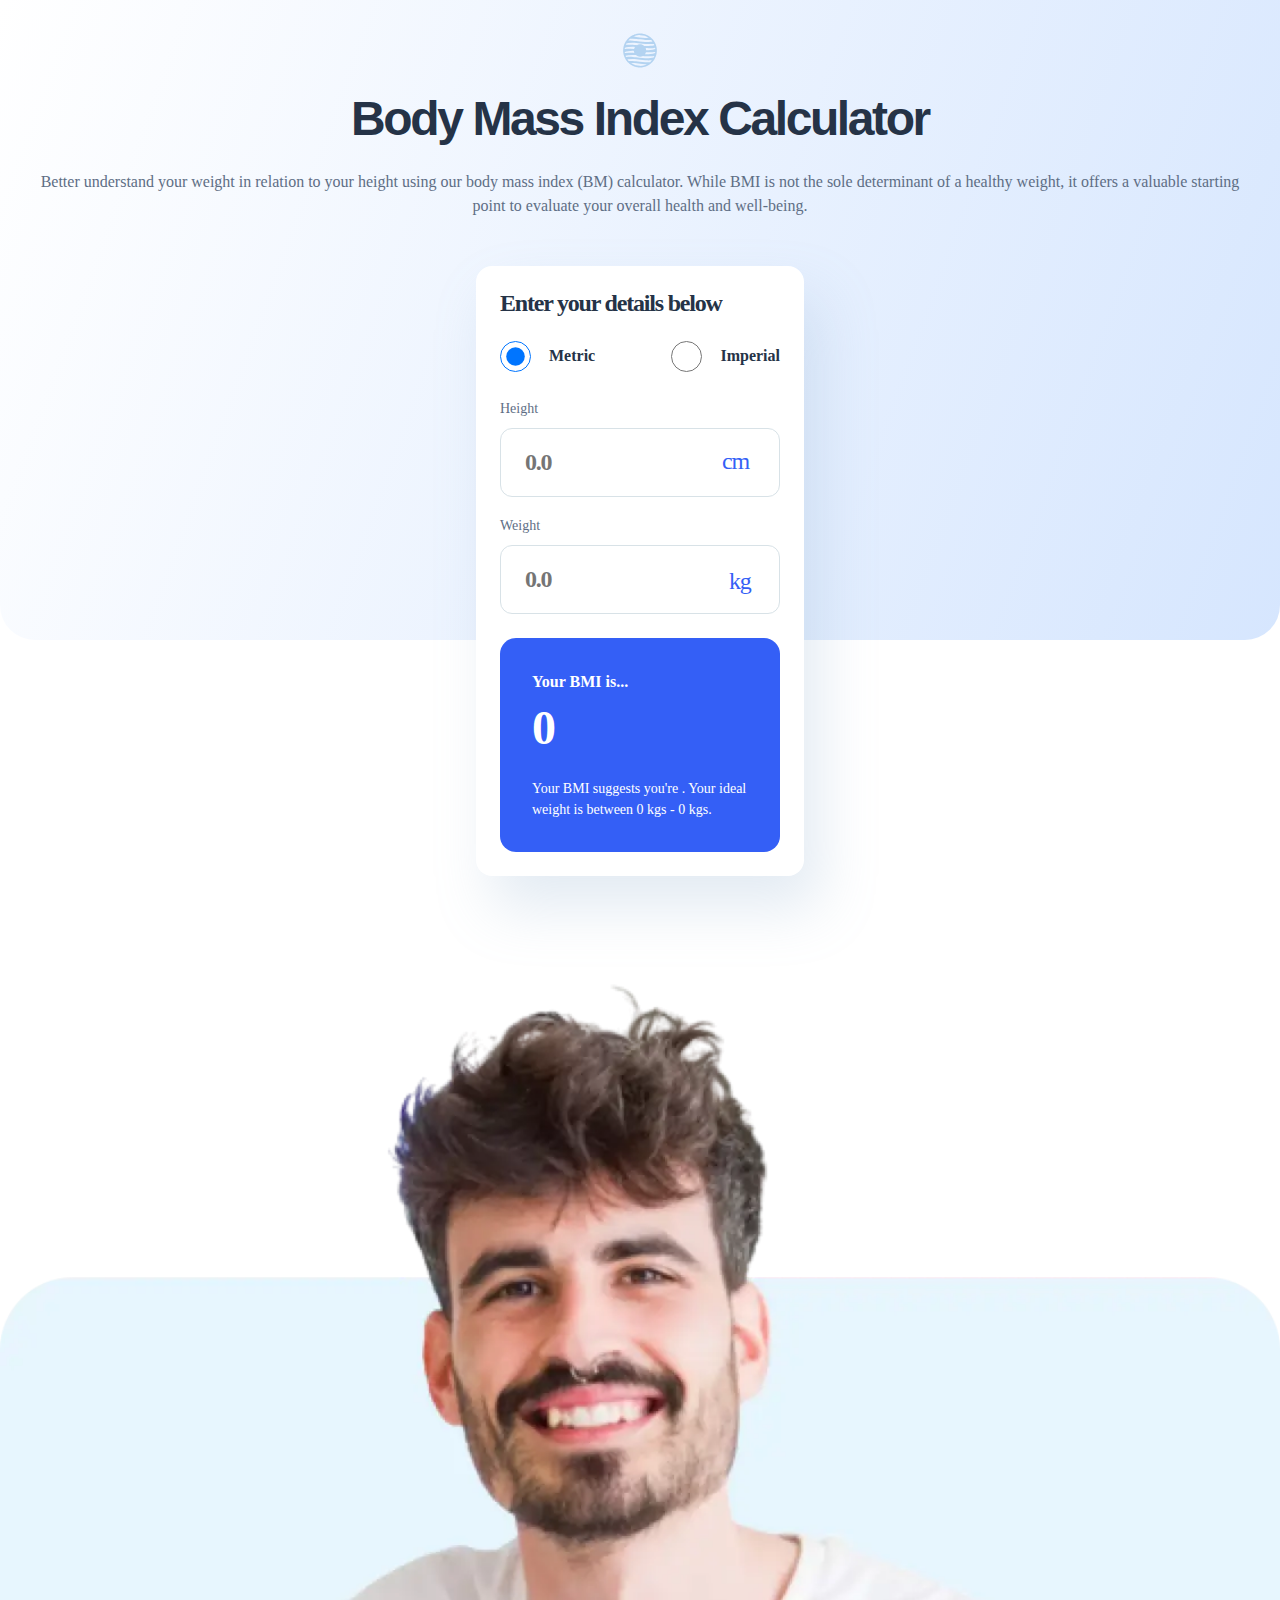
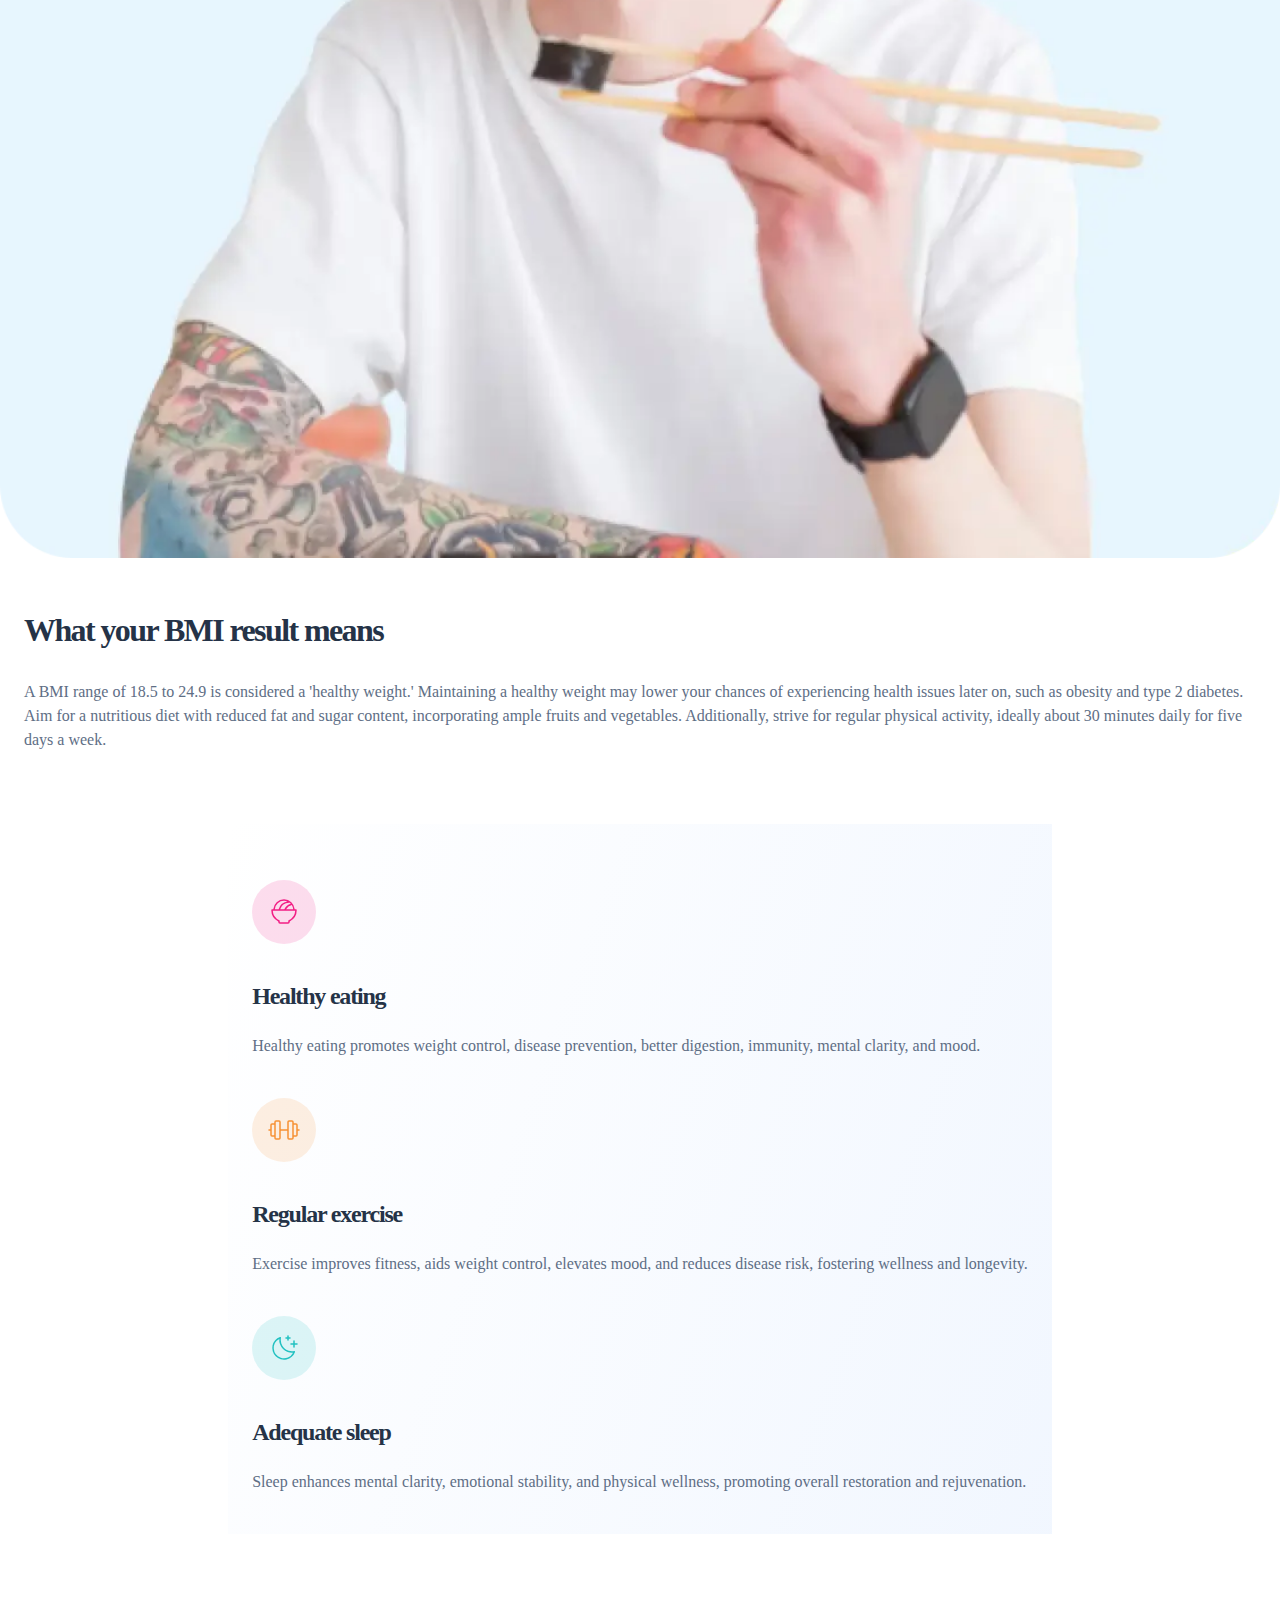
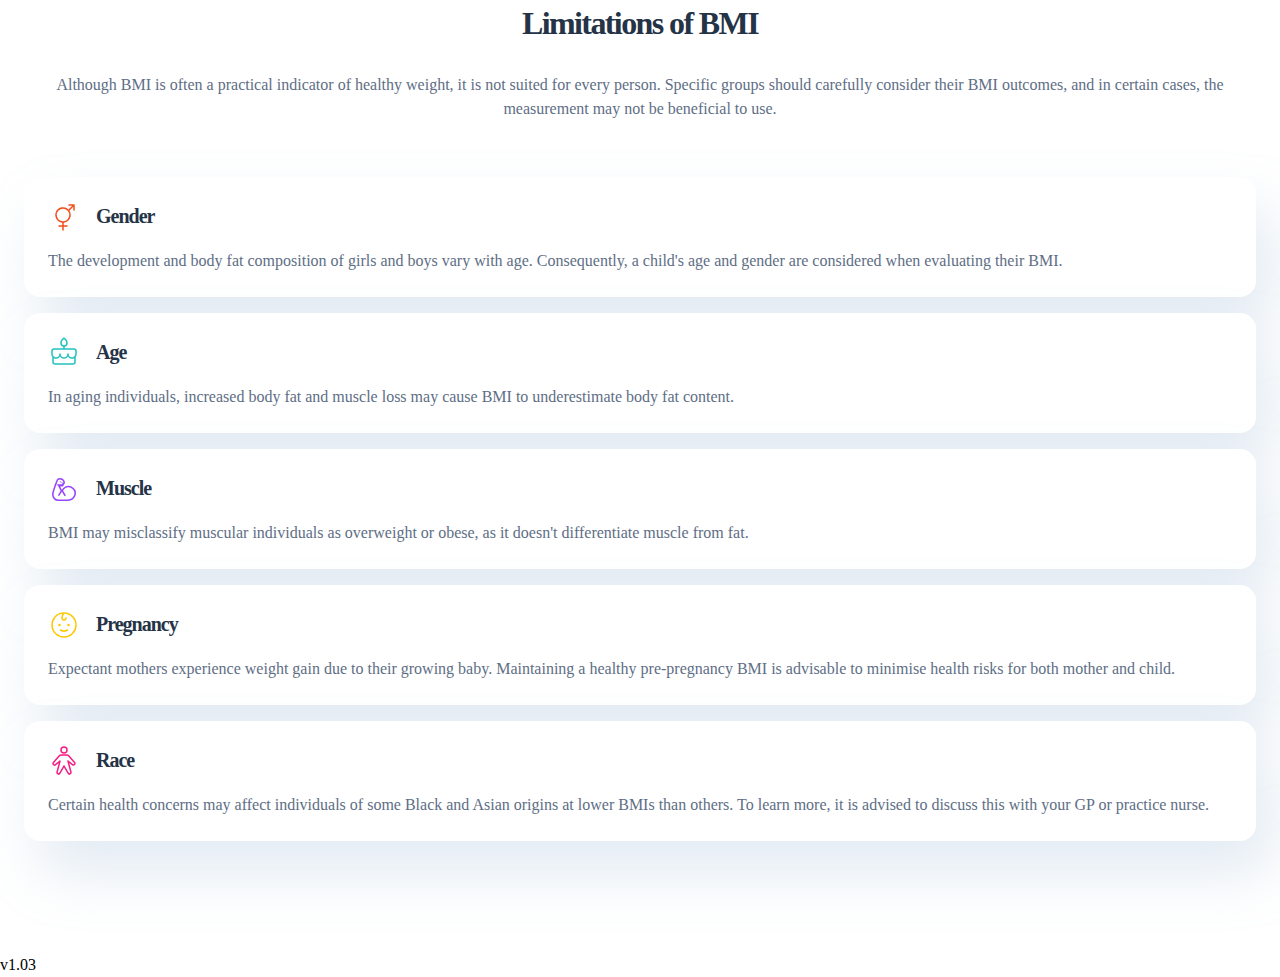
<file: index.html>
<!DOCTYPE html>
<html lang="en">
  <head>
    <meta charset="UTF-8" />
    <meta name="viewport" content="width=device-width, initial-scale=1.0" />

    <link
      rel="icon"
      type="image/png"
      sizes="32x32"
      href="./assets/images/favicon-32x32.png"
    />
    <link rel="stylesheet" href="./mobile.css" />

    <title>Frontend Mentor | Body Mass Index Calculator</title>
  </head>

  <body>
    <main>
      <div class="absolute-position-background-first"></div>
      <div class="app-content">
        <figure class="logo-image-container">
          <img src="./assets/images/logo.svg" alt="" />
        </figure>
        <div class="app-introduction">
          <h1 class="app-title">Body Mass Index Calculator</h1>
          <p class="app-introduction-text">
            Better understand your weight in relation to your height using our
            body mass index (BM) calculator. While BMI is not the sole
            determinant of a healthy weight, it offers a valuable starting point
            to evaluate your overall health and well-being.
          </p>
        </div>
        <div class="calculator">
          <h3>Enter your details below</h3>
          <!-- MEASUREMENT SYSTEM SELECTORS -->
          <div class="calculator-measurement-system-options">
            <div class="metric-system">
              <input
                class="calculator-metric-input radio-input"
                type="radio"
                name="system-selector"
                id="metric"
                checked
              />
              <label class="calculator-metric-label" for="metric">Metric</label>
            </div>
            <div class="imperial-system">
              <input
                class="calculator-imperial-input radio-input"
                type="radio"
                name="system-selector"
                id="Imperial"
              />
              <label class="calculator-imperial-label" for="imperial"
                >Imperial</label
              >
            </div>
          </div>
          <div class="calculator-data-inputs">
            <!-- HEIGHT INPUT -->
            <label for="height">Height</label>
            <input
              class="calculator-height-input-metric"
              type="number"
              name=""
              id="height"
              placeholder="0.0"
            />
            <p class="cm">cm</p>
            <p class="ft">ft</p>
            <p class="in">in</p>
            <div class="calculator-input-imperial-container">
              <input
                class="calculator-height-input-imperial-ft"
                type="number"
                placeholder="0.0"
              />
              <input
                class="calculator-height-input-imperial-in"
                type="number"
                placeholder="0.0"
              />
            </div>
            <!-- WEIGHT INPUT -->
            <label for="weight">Weight</label>
            <input
              class="calculator-weight-input-metric"
              type="number"
              name=""
              id="weight"
              placeholder="0.0"
            />
            <p class="kg">kg</p>
            <p class="st">st</p>
            <p class="lbs">lbs</p>
            <div class="calculator-input-imperial-container">
              <input
                class="calculator-weight-input-imperial-st"
                type="number"
                placeholder="0.0"
              />
              <input
                class="calculator-weight-input-imperial-lbs"
                type="number"
                placeholder="0.0"
              />
            </div>
          </div>
          <div class="calculator-result-container">
            <h5 class="calculator-result-title">Your BMI is...</h5>
            <p class="calculator-result">0</p>
            <p class="calculator-result-text">
              Your BMI suggests you're <span class="health-status"></span>. Your
              ideal weight is between <span class="first-in-range">0</span> kgs
              - <span class="last-in-range">0</span> kgs.
            </p>
          </div>
        </div>
        <figure class="man-eating-image">
          <img
            src="./assets/images/image-man-eating.webp"
            alt="young man eating sushi"
          />
        </figure>
        <div class="result-explanation-container">
          <h2 class="result-explanation-title">What your BMI result means</h2>
          <p class="result-explanation">
            A BMI range of 18.5 to 24.9 is considered a 'healthy weight.'
            Maintaining a healthy weight may lower your chances of experiencing
            health issues later on, such as obesity and type 2 diabetes. Aim for
            a nutritious diet with reduced fat and sugar content, incorporating
            ample fruits and vegetables. Additionally, strive for regular
            physical activity, ideally about 30 minutes daily for five days a
            week.
          </p>
        </div>
        <div class="tips-container">
          <div class="first-tip">
            <img src="./assets/images/icon-eating.svg" alt="" />
            <h3>Healthy eating</h3>
            <p>
              Healthy eating promotes weight control, disease prevention, better
              digestion, immunity, mental clarity, and mood.
            </p>
          </div>
          <div class="second-tip">
            <img src="./assets/images/icon-exercise.svg" alt="" />
            <h3>Regular exercise</h3>
            <p>
              Exercise improves fitness, aids weight control, elevates mood, and
              reduces disease risk, fostering wellness and longevity.
            </p>
          </div>
          <div class="third-tip">
            <img src="./assets/images/icon-sleep.svg" alt="" />
            <h3>Adequate sleep</h3>
            <p>
              Sleep enhances mental clarity, emotional stability, and physical
              wellness, promoting overall restoration and rejuvenation.
            </p>
          </div>
        </div>
        <div class="group-limitations-container">
          <div class="group-limitations-intro">
            <h2>Limitations of BMI</h2>
            <p>
              Although BMI is often a practical indicator of healthy weight, it
              is not suited for every person. Specific groups should carefully
              consider their BMI outcomes, and in certain cases, the measurement
              may not be beneficial to use.
            </p>
          </div>
          <div class="group-limitations">
            <div class="group-limitations-title-container">
              <img src="./assets/images/icon-gender.svg" alt="" />
              <h4>Gender</h4>
            </div>
            <p>
              The development and body fat composition of girls and boys vary
              with age. Consequently, a child's age and gender are considered
              when evaluating their BMI.
            </p>
          </div>
          <div class="group-limitations">
            <div class="group-limitations-title-container">
              <img src="./assets/images/icon-age.svg" alt="" />
              <h4>Age</h4>
            </div>
            <p>
              In aging individuals, increased body fat and muscle loss may cause
              BMI to underestimate body fat content.
            </p>
          </div>
          <div class="group-limitations">
            <div class="group-limitations-title-container">
              <img src="./assets/images/icon-muscle.svg" alt="" />
              <h4>Muscle</h4>
            </div>
            <p>
              BMI may misclassify muscular individuals as overweight or obese,
              as it doesn't differentiate muscle from fat.
            </p>
          </div>
          <div class="group-limitations">
            <div class="group-limitations-title-container">
              <img src="./assets/images/icon-pregnancy.svg" alt="" />
              <h4>Pregnancy</h4>
            </div>
            <p>
              Expectant mothers experience weight gain due to their growing
              baby. Maintaining a healthy pre-pregnancy BMI is advisable to
              minimise health risks for both mother and child.
            </p>
          </div>
          <div class="group-limitations">
            <div class="group-limitations-title-container">
              <img src="./assets/images/icon-race.svg" alt="" />
              <h4>Race</h4>
            </div>
            <p>
              Certain health concerns may affect individuals of some Black and
              Asian origins at lower BMIs than others. To learn more, it is
              advised to discuss this with your GP or practice nurse.
            </p>
          </div>
        </div>
      </div>
    </main>
    <p>v1.03</p>
    <script src="./scripts.js"></script>
  </body>
</html>
</file>
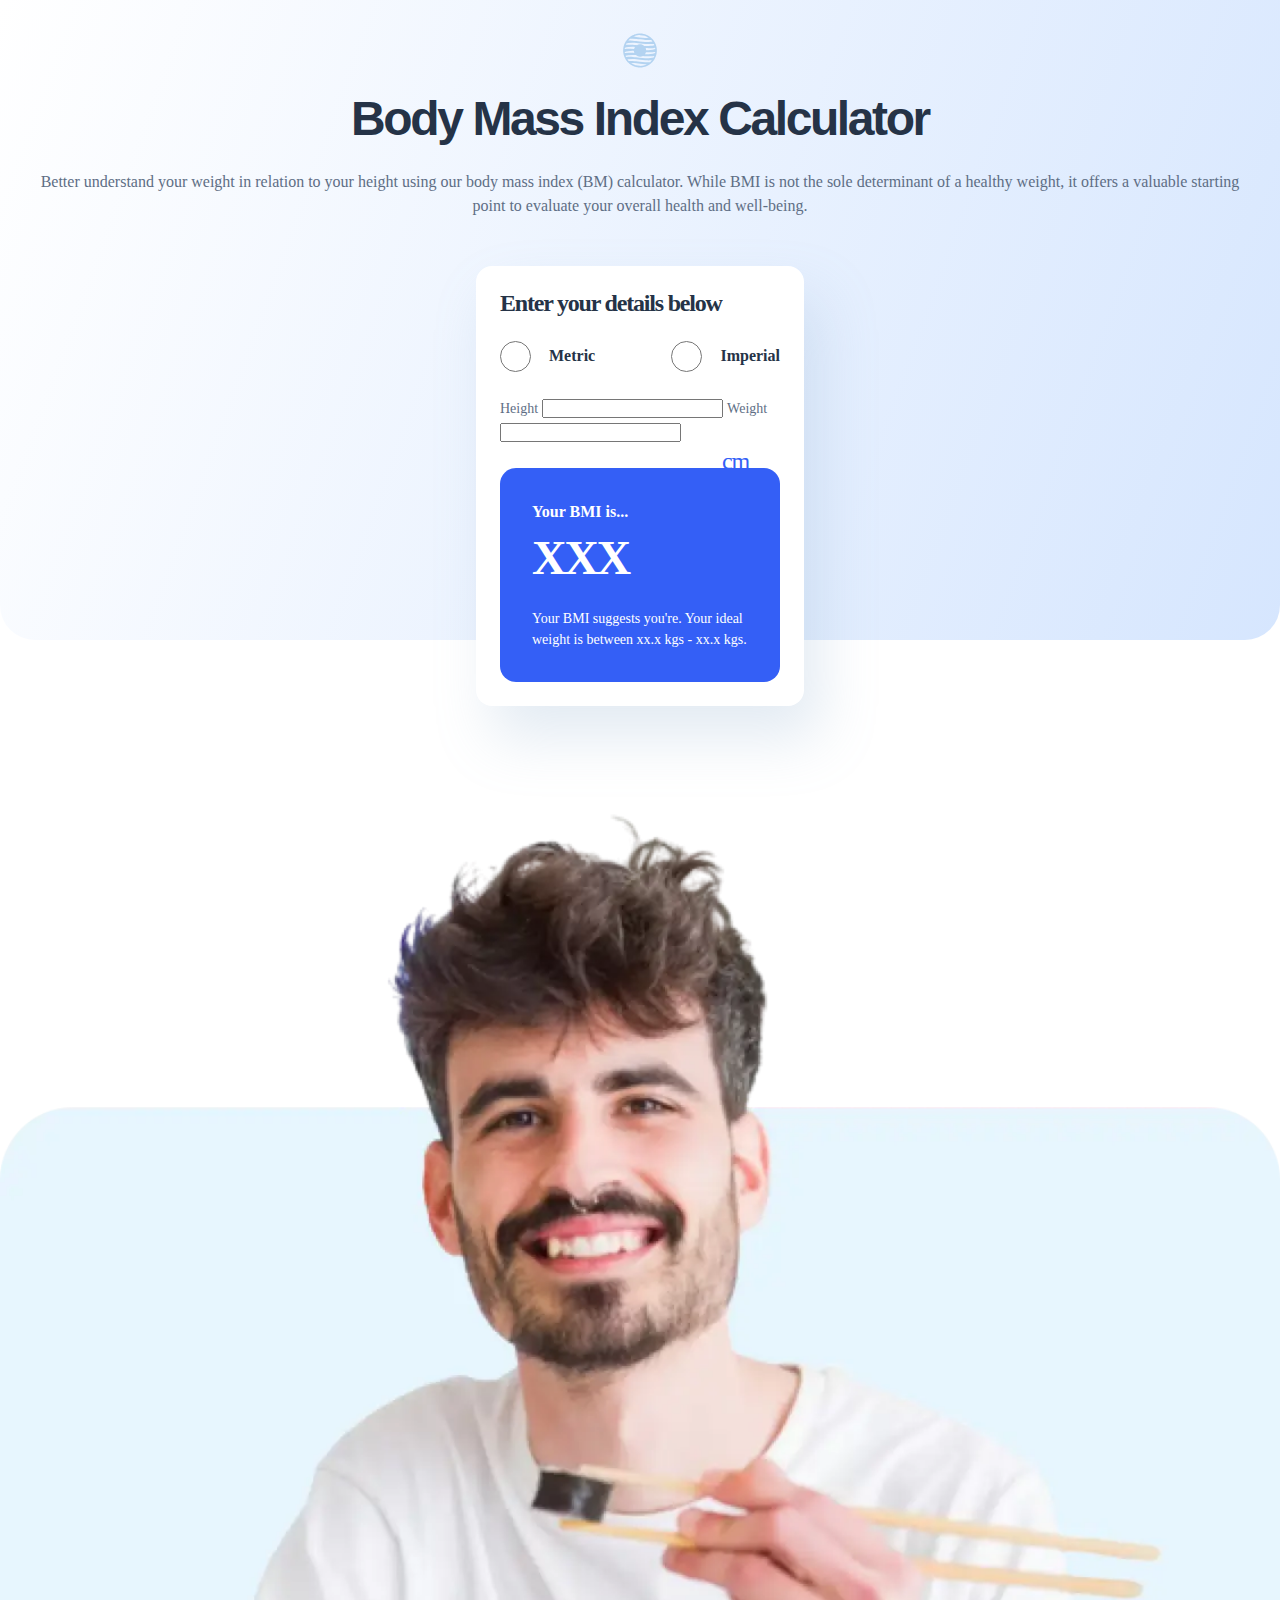
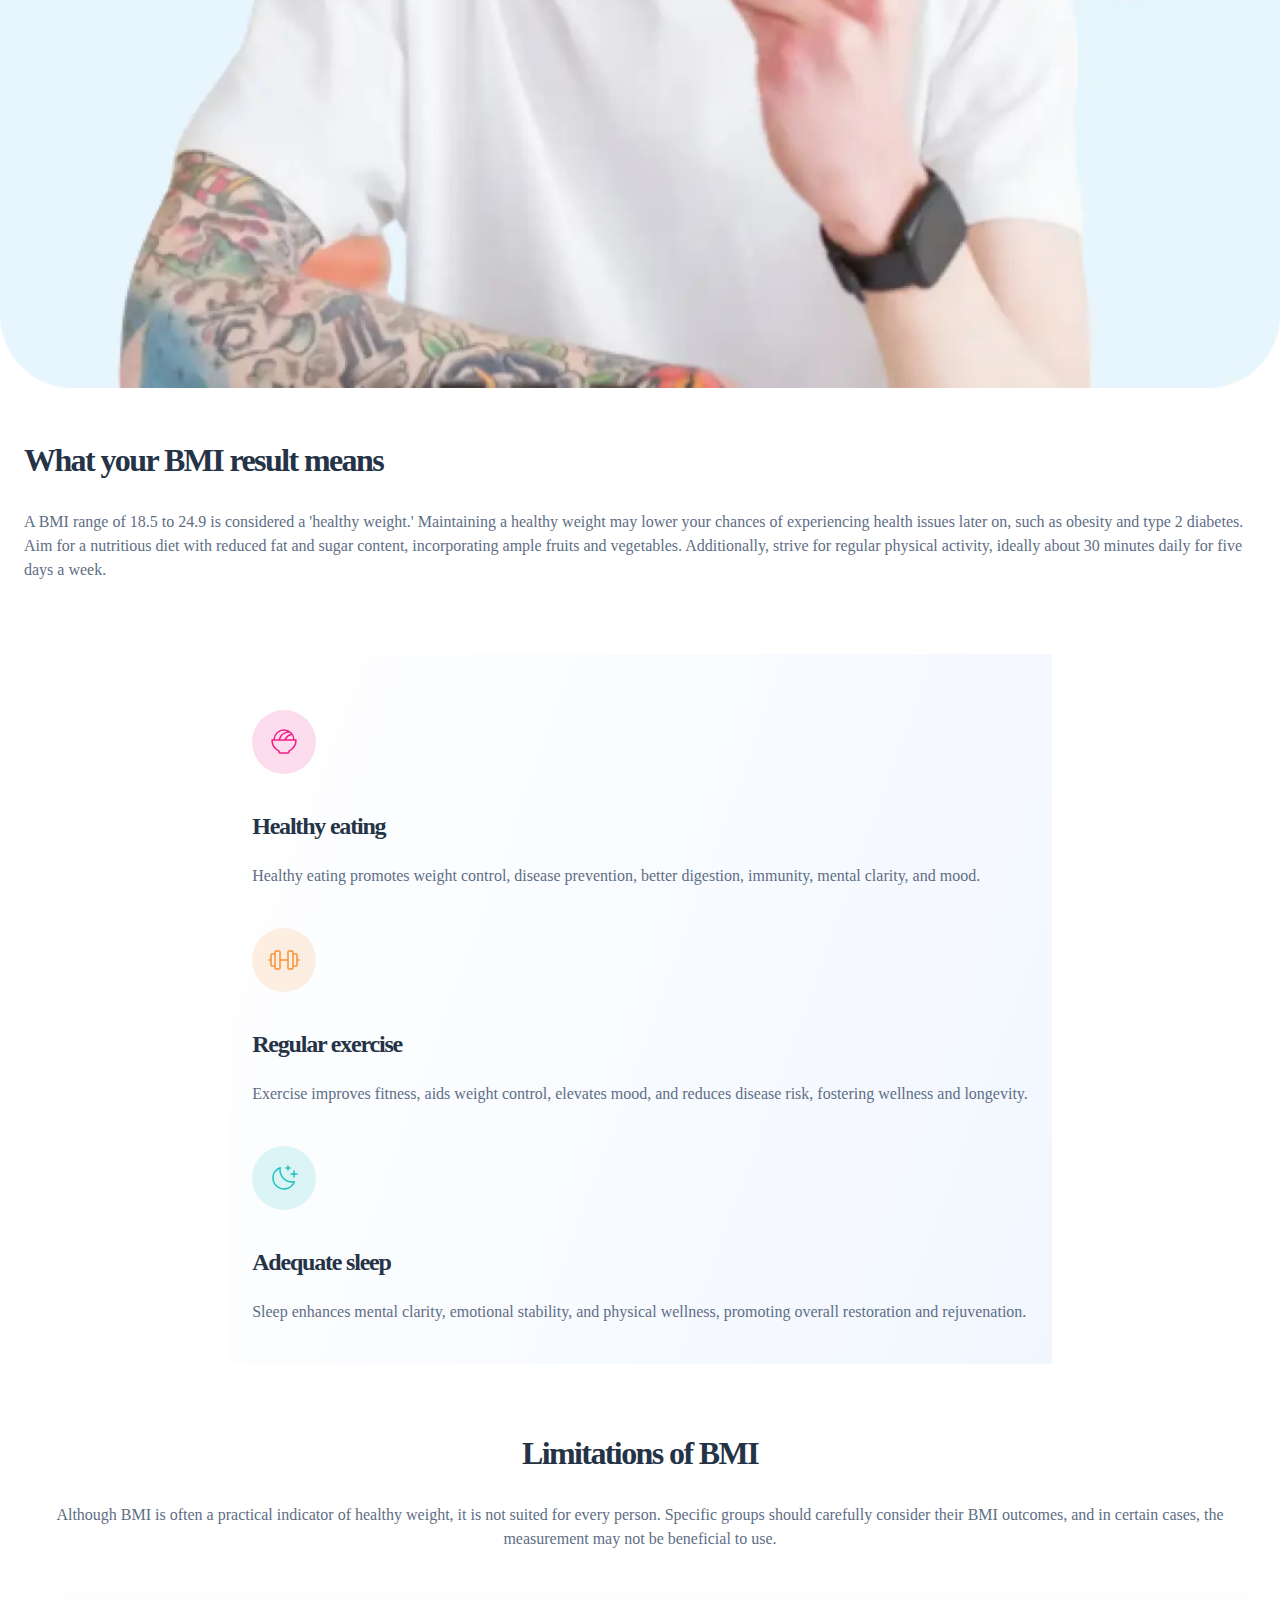
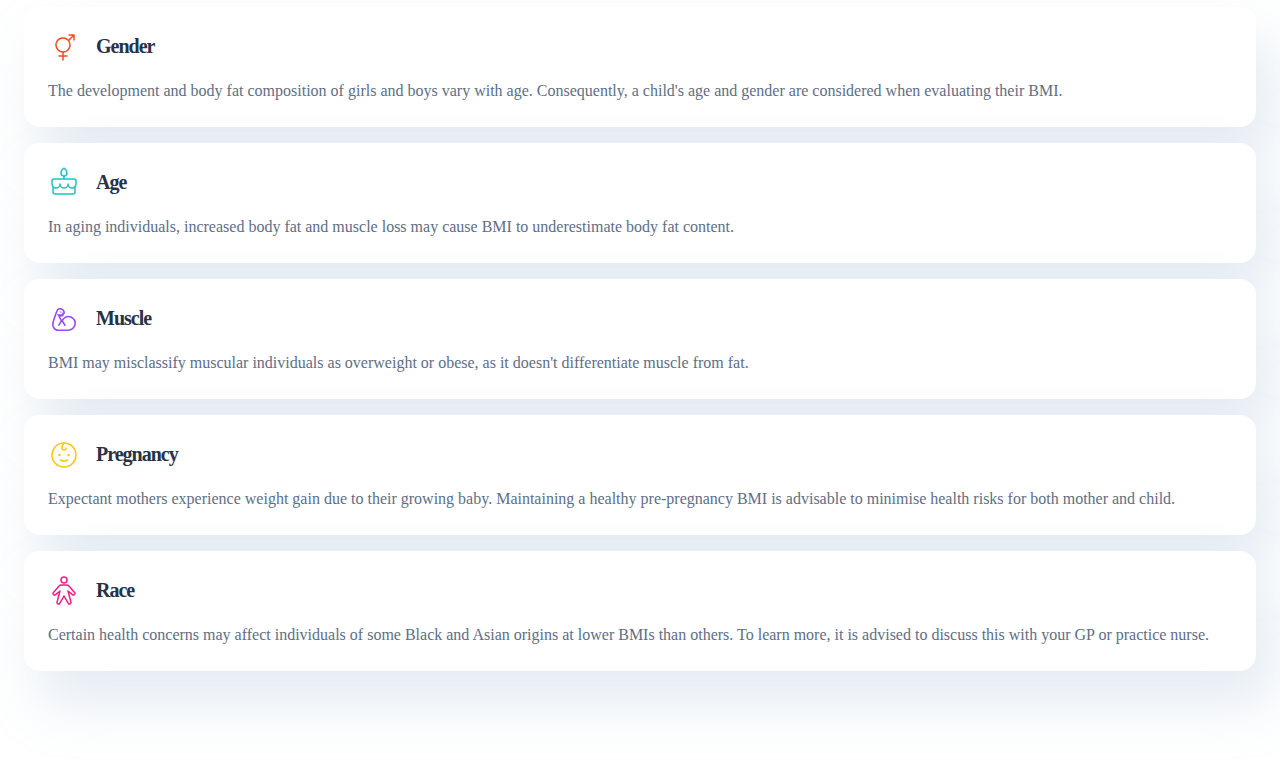
<file: starter-code/index.html>
<!DOCTYPE html>
<html lang="en">
  <head>
    <meta charset="UTF-8" />
    <meta name="viewport" content="width=device-width, initial-scale=1.0" />

    <link
      rel="icon"
      type="image/png"
      sizes="32x32"
      href="./assets/images/favicon-32x32.png"
    />
    <link rel="stylesheet" href="../mobile.css" />

    <title>Frontend Mentor | Body Mass Index Calculator</title>
  </head>

  <body>
    <main>
      <div class="absolute-position-background-first"></div>
      <div class="app-content">
        <figure class="logo-image-container">
          <img src="./assets/images/logo.svg" alt="" />
        </figure>
        <div class="app-introduction">
          <h1 class="app-title">Body Mass Index Calculator</h1>
          <p class="app-introduction-text">
            Better understand your weight in relation to your height using our
            body mass index (BM) calculator. While BMI is not the sole
            determinant of a healthy weight, it offers a valuable starting point
            to evaluate your overall health and well-being.
          </p>
        </div>
        <div class="calculator">
          <h3>Enter your details below</h3>
          <div class="calculator-measurement-system-options">
            <div class="metric-system">
              <input
                class="calculator-metric-input radio-input"
                type="radio"
                name=""
                id="metric"
              />
              <label class="calculator-metric-label" for="metric">Metric</label>
            </div>
            <div class="imperial-system">
              <input
                class="calculator-imperial-input radio-input"
                type="radio"
                name=""
                id="Imperial"
              />
              <label class="calculator-imperial-label" for="imperial"
                >Imperial</label
              >
            </div>
          </div>
          <div class="calculator-data-inputs">
            <label for="height">Height</label>
            <input
              class="calculator-height-input"
              type="number"
              name=""
              id="height"
            />
            <p class="cm">cm</p>
            <label for="weight">Weight</label>
            <input
              class="calculator-weight-input"
              type="number"
              name=""
              id="weight"
            />
            <p class="kg">kg</p>
          </div>
          <div class="calculator-result-container">
            <h5 class="calculator-result-title">Your BMI is...</h5>
            <p class="calculator-result">XXX</p>
            <p class="calculator-result-text">
              Your BMI suggests you're<span></span>. Your ideal weight is
              between <span>xx.x kgs - xx.x kgs</span>.
            </p>
          </div>
        </div>
        <figure class="man-eating-image">
          <img
            src="./assets/images/image-man-eating.webp"
            alt="young man eating sushi"
          />
        </figure>
        <div class="result-explanation-container">
          <h2 class="result-explanation-title">What your BMI result means</h2>
          <p class="result-explanation">
            A BMI range of 18.5 to 24.9 is considered a 'healthy weight.'
            Maintaining a healthy weight may lower your chances of experiencing
            health issues later on, such as obesity and type 2 diabetes. Aim for
            a nutritious diet with reduced fat and sugar content, incorporating
            ample fruits and vegetables. Additionally, strive for regular
            physical activity, ideally about 30 minutes daily for five days a
            week.
          </p>
        </div>
        <div class="tips-container">
          <div class="first-tip">
            <img src="./assets/images/icon-eating.svg" alt="" />
            <h3>Healthy eating</h3>
            <p>
              Healthy eating promotes weight control, disease prevention, better
              digestion, immunity, mental clarity, and mood.
            </p>
          </div>
          <div class="second-tip">
            <img src="./assets/images/icon-exercise.svg" alt="" />
            <h3>Regular exercise</h3>
            <p>
              Exercise improves fitness, aids weight control, elevates mood, and
              reduces disease risk, fostering wellness and longevity.
            </p>
          </div>
          <div class="third-tip">
            <img src="./assets/images/icon-sleep.svg" alt="" />
            <h3>Adequate sleep</h3>
            <p>
              Sleep enhances mental clarity, emotional stability, and physical
              wellness, promoting overall restoration and rejuvenation.
            </p>
          </div>
        </div>
        <div class="group-limitations-container">
          <div class="group-limitations-intro">
            <h2>Limitations of BMI</h2>
            <p>
              Although BMI is often a practical indicator of healthy weight, it
              is not suited for every person. Specific groups should carefully
              consider their BMI outcomes, and in certain cases, the measurement
              may not be beneficial to use.
            </p>
          </div>
          <div class="group-limitations">
            <div class="group-limitations-title-container">
              <img src="./assets/images/icon-gender.svg" alt="" />
              <h4>Gender</h4>
            </div>
            <p>
              The development and body fat composition of girls and boys vary
              with age. Consequently, a child's age and gender are considered
              when evaluating their BMI.
            </p>
          </div>
          <div class="group-limitations">
            <div class="group-limitations-title-container">
              <img src="./assets/images/icon-age.svg" alt="" />
              <h4>Age</h4>
            </div>
            <p>
              In aging individuals, increased body fat and muscle loss may cause
              BMI to underestimate body fat content.
            </p>
          </div>
          <div class="group-limitations">
            <div class="group-limitations-title-container">
              <img src="./assets/images/icon-muscle.svg" alt="" />
              <h4>Muscle</h4>
            </div>
            <p>
              BMI may misclassify muscular individuals as overweight or obese,
              as it doesn't differentiate muscle from fat.
            </p>
          </div>
          <div class="group-limitations">
            <div class="group-limitations-title-container">
              <img src="./assets/images/icon-pregnancy.svg" alt="" />
              <h4>Pregnancy</h4>
            </div>
            <p>
              Expectant mothers experience weight gain due to their growing
              baby. Maintaining a healthy pre-pregnancy BMI is advisable to
              minimise health risks for both mother and child.
            </p>
          </div>
          <div class="group-limitations">
            <div class="group-limitations-title-container">
              <img src="./assets/images/icon-race.svg" alt="" />
              <h4>Race</h4>
            </div>
            <p>
              Certain health concerns may affect individuals of some Black and
              Asian origins at lower BMIs than others. To learn more, it is
              advised to discuss this with your GP or practice nurse.
            </p>
          </div>
        </div>
      </div>
    </main>
  </body>
</html>
</file>
<file: mobile.css>
:root {
  --blue: #345ff6;
  --gunmetal: #253347;
  --dark-electric-blue: #5e6e85;
  --borders: #d8e2e7;
  --pure-white: #ffffff;
}

* {
  margin: 0;
  padding: 0;
  box-sizing: border-box;
}

body {
  font-family: Inter;
  font-size: 16px;
  font-style: normal;
  font-weight: 400;
  line-height: 150%;
}

.absolute-position-background-first {
  position: absolute;
  width: 100%;
  height: 640px;
  border-radius: 0px 0px 35px 35px;
  background: var(
    --Gradient-1,
    linear-gradient(290deg, #d6e6fe 0%, rgba(214, 252, 254, 0) 100%)
  );
}

.app-content {
  position: relative;
  display: flex;
  flex-direction: column;
  align-items: center;
}

.logo-image-container {
  margin: 32px auto 24px auto;
  display: flex;
  justify-content: center;
  width: 36.719px;
  height: 36.72px;
  cursor: pointer;
}

.app-introduction {
  margin: 0 24px;
}

.app-introduction p {
  color: var(--dark-electric-blue);
  text-align: center;
  margin-top: 24px;
}

.app-title {
  color: var(--gunmetal);
  text-align: center;
  font-family: Inter, sans-serif;
  font-size: 48px;
  font-style: normal;
  font-weight: 600;
  line-height: 110%; /* 52.8px */
  letter-spacing: -2.4px;
}

.calculator {
  margin-top: 48px;
  display: flex;
  width: 328px;
  padding: 24px;
  flex-direction: column;
  border-radius: 16px;
  justify-content: center;
  background: var(--Pure-White, #fff);
  box-shadow: 16px 32px 56px 0px rgba(143, 174, 207, 0.25);
}

.calculator h3 {
  color: var(--gunmetal);
  font-family: Inter;
  font-size: 24px;
  font-style: normal;
  font-weight: 600;
  line-height: normal;
  letter-spacing: -1.2px;
}

/* DESACTIVATE UP/DOWN ARROWS IN INPUTS WITH TYPE NUMBER */
input[type="number"]::-webkit-inner-spin-button,
input[type="number"]::-webkit-outer-spin-button {
  -webkit-appearance: none;
  appearance: none;
  margin: 0;
}
input[type="number"] {
  -moz-appearance: textfield;
}

.calculator-measurement-system-options {
  margin-top: 24px;
  display: flex;
  flex-direction: row;
  justify-content: space-between;
  color: var(--gunmetal);
  font-weight: 600;
  margin-bottom: 24px;
}

.metric-system {
  display: flex;
  flex-direction: row;
  align-items: center;
}

.imperial-system {
  display: flex;
  flex-direction: row;
  align-items: center;
}

.radio-input {
  width: 31px;
  height: 31px;
  margin-right: 18px;
  cursor: pointer;
}

.calculator-data-inputs {
  position: relative;
}

.calculator-data-inputs label {
  color: #5e6e85;
  font-family: Inter;
  font-size: 14px;
  font-style: normal;
  font-weight: 400;
  line-height: 150%;
}

.cm {
  position: absolute;
  top: 52px;
  left: 222px;
  font-family: Inter;
  font-size: 24px;
  font-style: normal;
  font-weight: 500;
  line-height: normal;
  letter-spacing: -1.2px;
  color: var(--blue);
}

.kg {
  position: absolute;
  top: 172px;
  left: 229px;
  font-family: Inter;
  font-size: 24px;
  font-style: normal;
  font-weight: 500;
  line-height: normal;
  letter-spacing: -1.2px;
  color: var(--blue);
}

.ft {
  display: none;
  position: absolute;
  top: 53px;
  left: 99px;
  font-family: Inter;
  font-size: 24px;
  font-style: normal;
  font-weight: 500;
  line-height: normal;
  letter-spacing: -1.2px;
  color: var(--blue);
}

.in {
  display: none;
  position: absolute;
  top: 53px;
  left: 243px;
  font-family: Inter;
  font-size: 24px;
  font-style: normal;
  font-weight: 500;
  line-height: normal;
  letter-spacing: -1.2px;
  color: var(--blue);
}

.st {
  display: none;
  position: absolute;
  top: 157px;
  left: 94px;
  font-family: Inter;
  font-size: 24px;
  font-style: normal;
  font-weight: 500;
  line-height: normal;
  letter-spacing: -1.2px;
  color: var(--blue);
}

.lbs {
  display: none;
  position: absolute;
  top: 158px;
  left: 230px;
  font-family: Inter;
  font-size: 24px;
  font-style: normal;
  font-weight: 500;
  line-height: normal;
  letter-spacing: -1.2px;
  color: var(--blue);
}

.calculator-height-input-metric {
  border-radius: 12px;
  border: 1px solid var(--borders);
  background: var(--Pure-White, #fff);
  display: flex;
  padding: 20px 24px;
  align-items: flex-start;
  margin-top: 8px;
  width: 100%;
  font-family: Inter;
  font-size: 24px;
  font-style: normal;
  font-weight: 600;
  line-height: normal;
  letter-spacing: -1.2px;
  color: var(--gunmetal);
  margin-bottom: 16px;
}

.calculator-weight-input-metric {
  border-radius: 12px;
  border: 1px solid var(--borders);
  background: var(--Pure-White, #fff);
  display: flex;
  padding: 20px 24px;
  align-items: flex-start;
  margin-top: 8px;
  width: 100%;
  font-family: Inter;
  font-size: 24px;
  font-style: normal;
  font-weight: 600;
  line-height: normal;
  letter-spacing: -1.2px;
  color: var(--gunmetal);
}

.calculator-input-imperial-container {
  display: none;
  flex-flow: row nowrap;
}

.calculator-height-input-imperial-ft {
  display: flex;
  padding: 20px 24px;
  align-items: flex-start;
  border-radius: 12px;
  border: 1px solid var(--Borders, #d8e2e7);
  background: var(--Pure-White, #fff);
  width: 100%;
  margin-right: 16px;
  font-family: Inter;
  font-size: 24px;
  font-style: normal;
  font-weight: 600;
  line-height: normal;
  letter-spacing: -1.2px;
  color: var(--gunmetal);
  margin-top: 8px;
}

.calculator-height-input-imperial-in {
  display: flex;
  padding: 20px 24px;
  align-items: flex-start;
  border-radius: 12px;
  border: 1px solid var(--Borders, #d8e2e7);
  background: var(--Pure-White, #fff);
  width: 100%;
  font-family: Inter;
  font-size: 24px;
  font-style: normal;
  font-weight: 600;
  line-height: normal;
  letter-spacing: -1.2px;
  color: var(--gunmetal);
  margin-top: 8px;
}

.calculator-weight-input-imperial-st {
  display: flex;
  padding: 20px 24px;
  align-items: flex-start;
  border-radius: 12px;
  border: 1px solid var(--Borders, #d8e2e7);
  background: var(--Pure-White, #fff);
  width: 100%;
  margin-right: 16px;
  font-family: Inter;
  font-size: 24px;
  font-style: normal;
  font-weight: 600;
  line-height: normal;
  letter-spacing: -1.2px;
  color: var(--gunmetal);
  margin-top: 8px;
}

.calculator-weight-input-imperial-lbs {
  display: flex;
  padding: 20px 24px;
  align-items: flex-start;
  border-radius: 12px;
  border: 1px solid var(--Borders, #d8e2e7);
  background: var(--Pure-White, #fff);
  width: 100%;
  font-family: Inter;
  font-size: 24px;
  font-style: normal;
  font-weight: 600;
  line-height: normal;
  letter-spacing: -1.2px;
  color: var(--gunmetal);
  margin-top: 8px;
}

.calculator-result-container {
  display: flex;
  padding: 32px;
  flex-direction: column;
  justify-content: center;
  background-color: var(--blue);
  border-radius: 16px;
  margin-top: 24px;
  color: var(--pure-white);
}

.calculator-result-title {
  font-family: Inter;
  font-size: 16px;
  font-style: normal;
  font-weight: 600;
  line-height: 150%;
}

.calculator-result {
  font-family: Inter;
  font-size: 48px;
  font-style: normal;
  font-weight: 600;
  line-height: 110%;
  letter-spacing: -2.4px;
  margin: 8px 0 24px 0;
}

.calculator-result-text {
  font-family: Inter;
  font-size: 14px;
  font-style: normal;
  font-weight: 400;
  line-height: 150%;
}

.man-eating-image {
  margin-top: 72px;
  width: 100vw;
}

.man-eating-image img {
  width: 100%;
  margin: 0 auto;
}

.result-explanation-container {
  margin: 48px 24px 0 24px;
  margin-bottom: 71.61px;
}

.result-explanation-title {
  color: var(--Gunmetal, #253347);
  font-family: Inter;
  font-size: 32px;
  font-style: normal;
  font-weight: 600;
  line-height: 110%;
  letter-spacing: -1.6px;
  margin-bottom: 32px;
}

.result-explanation {
  color: var(--Dark-Electric-Blue, #5e6e85);
  font-family: Inter;
  font-size: 16px;
  font-style: normal;
  font-weight: 400;
  line-height: 150%;
}

.tips-container {
  padding-top: 56px;
  background: linear-gradient(
    290deg,
    #d6e6fe -200%,
    rgba(255, 255, 255, 0) 100%
  );
}

.first-tip {
  margin: 0 24px 40px 24px;
}

.first-tip img {
  margin-bottom: 32px;
}

.first-tip h3 {
  color: var(--Gunmetal, #253347);
  font-family: Inter;
  font-size: 24px;
  font-style: normal;
  font-weight: 600;
  line-height: normal;
  letter-spacing: -1.2px;
  margin-bottom: 24px;
}

.first-tip p {
  color: var(--Dark-Electric-Blue, #5e6e85);
  font-family: Inter;
  font-size: 16px;
  font-style: normal;
  font-weight: 400;
  line-height: 150%;
}

.second-tip {
  margin: 0 24px 40px 24px;
}

.second-tip img {
  margin-bottom: 32px;
}

.second-tip h3 {
  color: var(--Gunmetal, #253347);
  font-family: Inter;
  font-size: 24px;
  font-style: normal;
  font-weight: 600;
  line-height: normal;
  letter-spacing: -1.2px;
  margin-bottom: 24px;
}

.second-tip p {
  color: var(--Dark-Electric-Blue, #5e6e85);
  font-family: Inter;
  font-size: 16px;
  font-style: normal;
  font-weight: 400;
  line-height: 150%;
}

.third-tip {
  margin: 0 24px 40px 24px;
}

.third-tip img {
  margin-bottom: 32px;
}

.third-tip h3 {
  color: var(--Gunmetal, #253347);
  font-family: Inter;
  font-size: 24px;
  font-style: normal;
  font-weight: 600;
  line-height: normal;
  letter-spacing: -1.2px;
  margin-bottom: 24px;
}

.third-tip p {
  color: var(--Dark-Electric-Blue, #5e6e85);
  font-family: Inter;
  font-size: 16px;
  font-style: normal;
  font-weight: 400;
  line-height: 150%;
}

.group-limitations-container {
  margin: 72px 24px 96px 24px;
}

.group-limitations-intro h2 {
  color: var(--Gunmetal, #253347);
  text-align: center;
  font-family: Inter;
  font-size: 32px;
  font-style: normal;
  font-weight: 600;
  line-height: 110%; /* 35.2px */
  letter-spacing: -1.6px;
  margin-bottom: 32px;
}

.group-limitations-intro p {
  color: var(--Dark-Electric-Blue, #5e6e85);
  text-align: center;
  font-family: Inter;
  font-size: 16px;
  font-style: normal;
  font-weight: 400;
  line-height: 150%;
  margin-bottom: 56px;
}

.group-limitations {
  display: flex;
  padding: 24px;
  flex-direction: column;
  align-items: flex-start;
  border-radius: 16px;
  background: var(--Pure-White, #fff);
  box-shadow: 16px 32px 56px 0px rgba(143, 174, 207, 0.25);
  margin-bottom: 16px;
}

.group-limitations-title-container {
  display: flex;
  align-items: center;
  margin-bottom: 16px;
}

.group-limitations-title-container img {
  margin-right: 16px;
}

.group-limitations-title-container h4 {
  color: var(--Gunmetal, #253347);
  font-family: Inter;
  font-size: 20px;
  font-style: normal;
  font-weight: 600;
  line-height: normal;
  letter-spacing: -1px;
}

.group-limitations-container p {
  color: var(--Dark-Electric-Blue, #5e6e85);
  font-family: Inter;
  font-size: 16px;
  font-style: normal;
  font-weight: 400;
  line-height: 150%;
}
</file>
